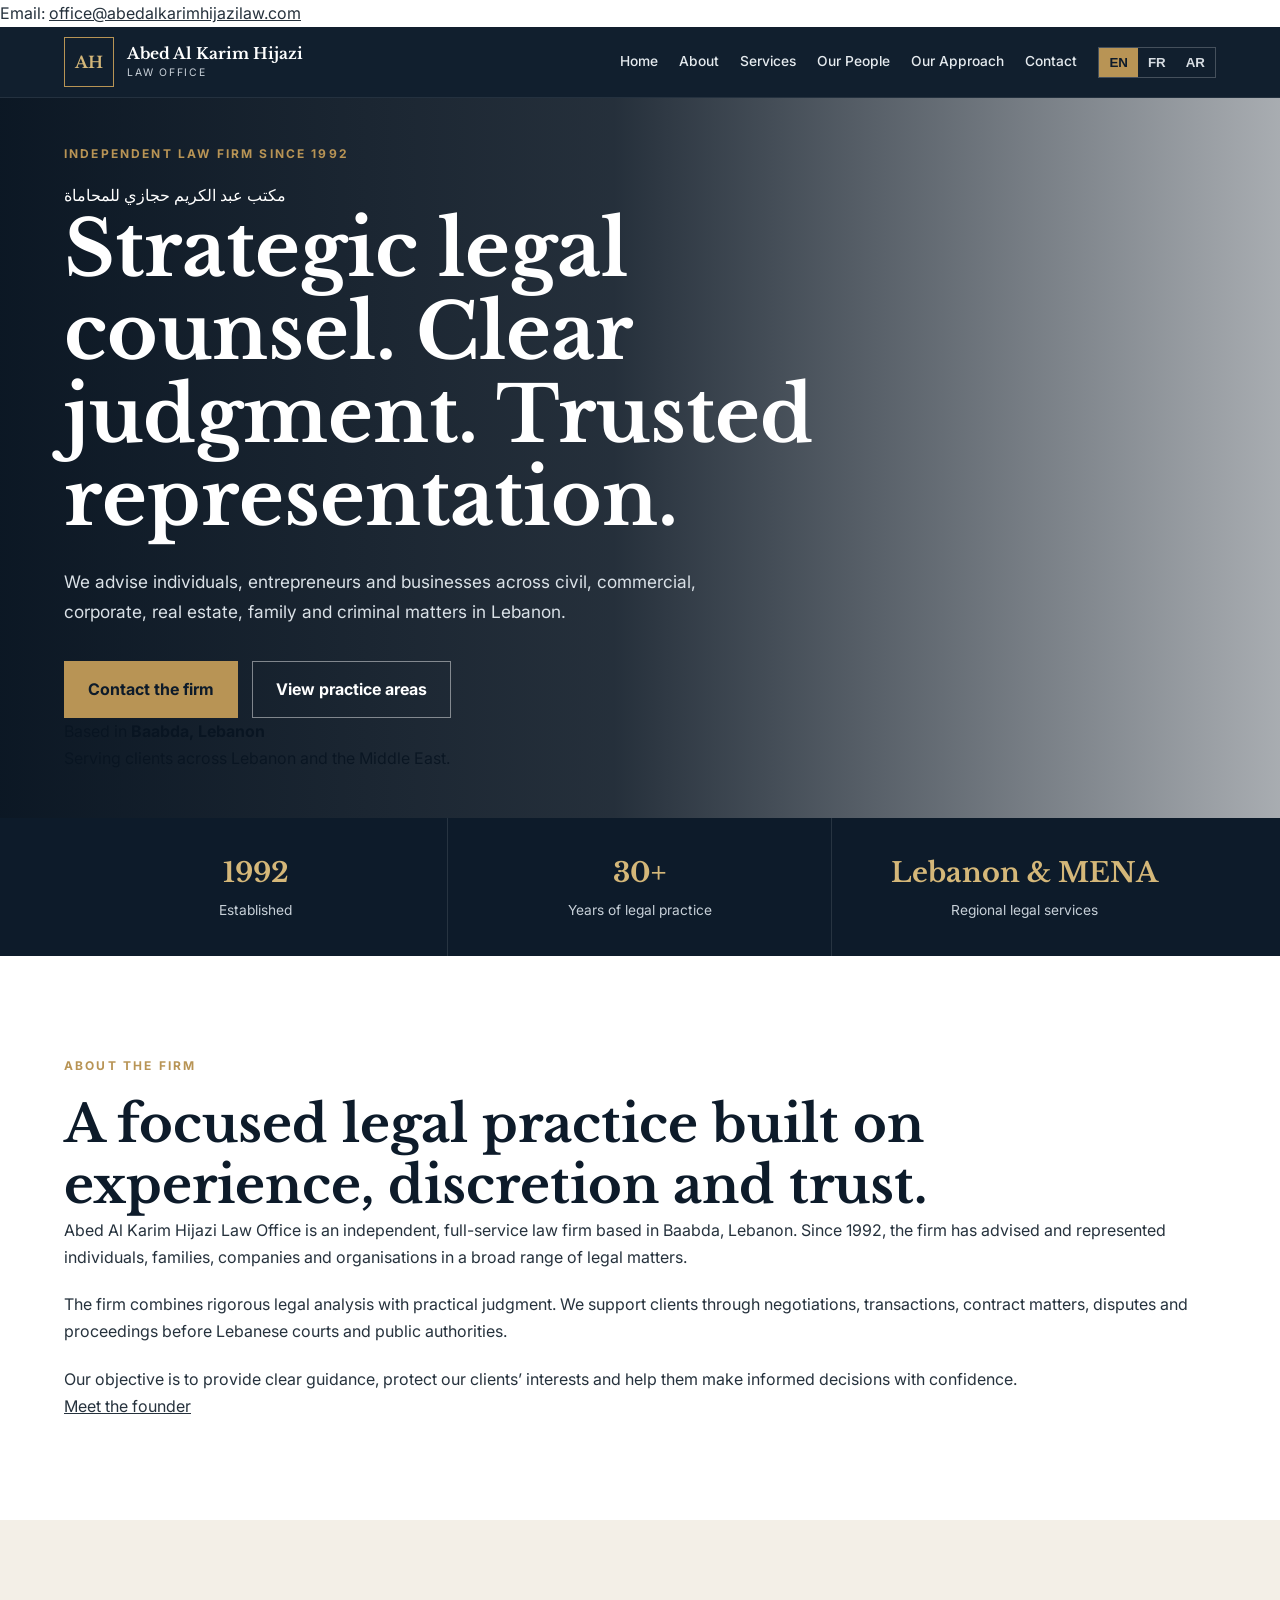
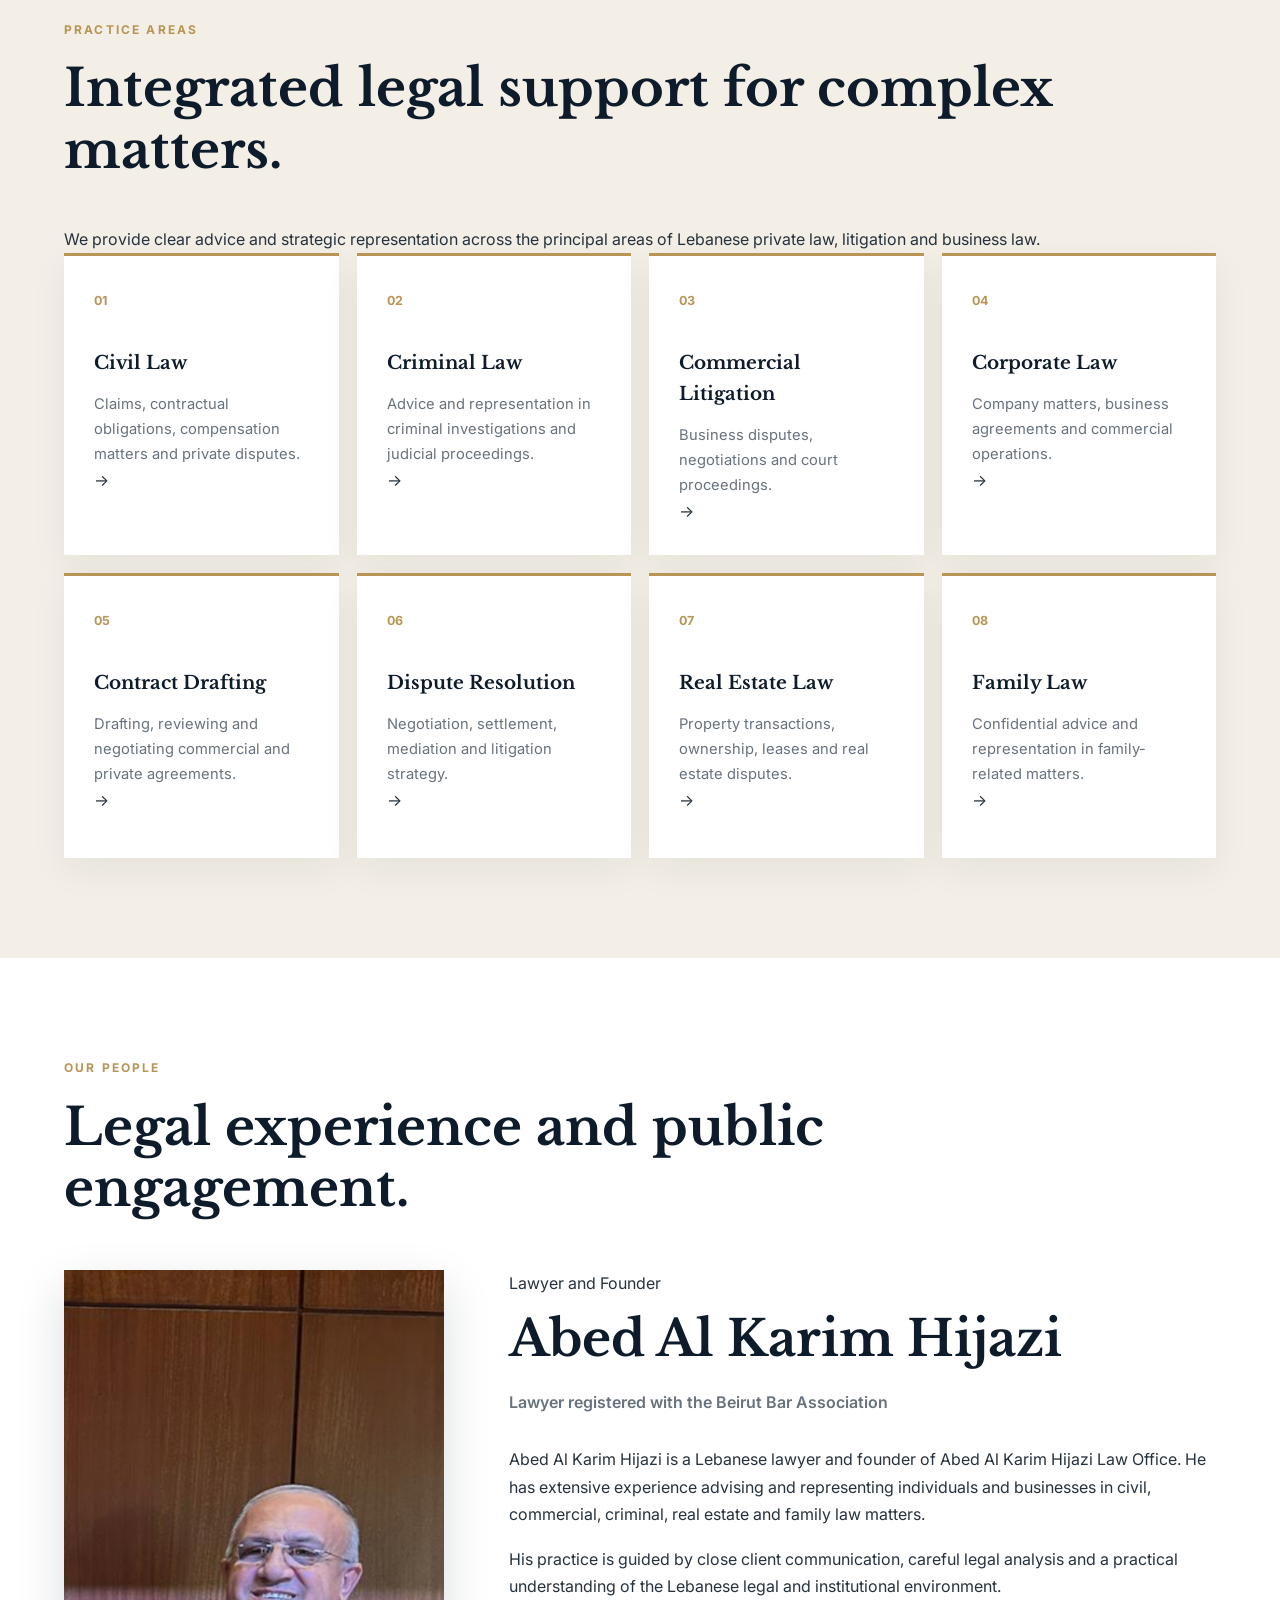
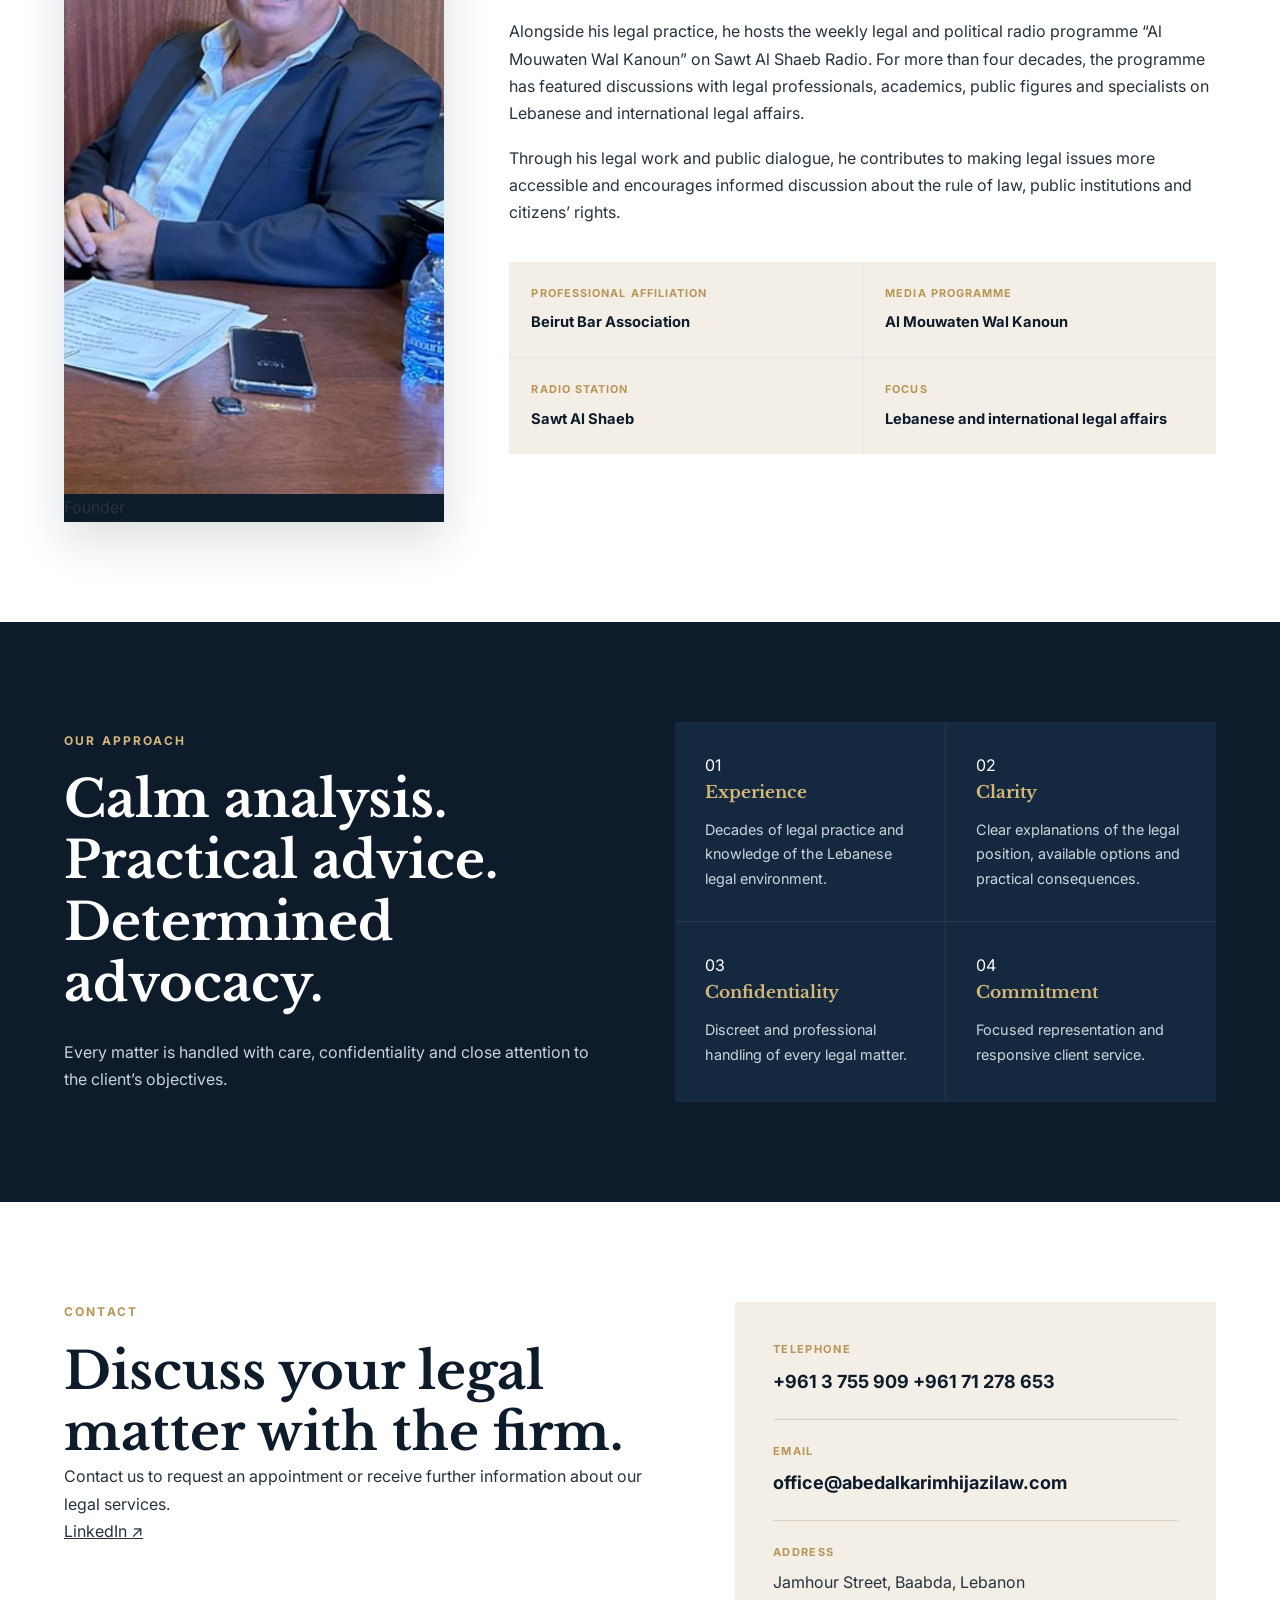
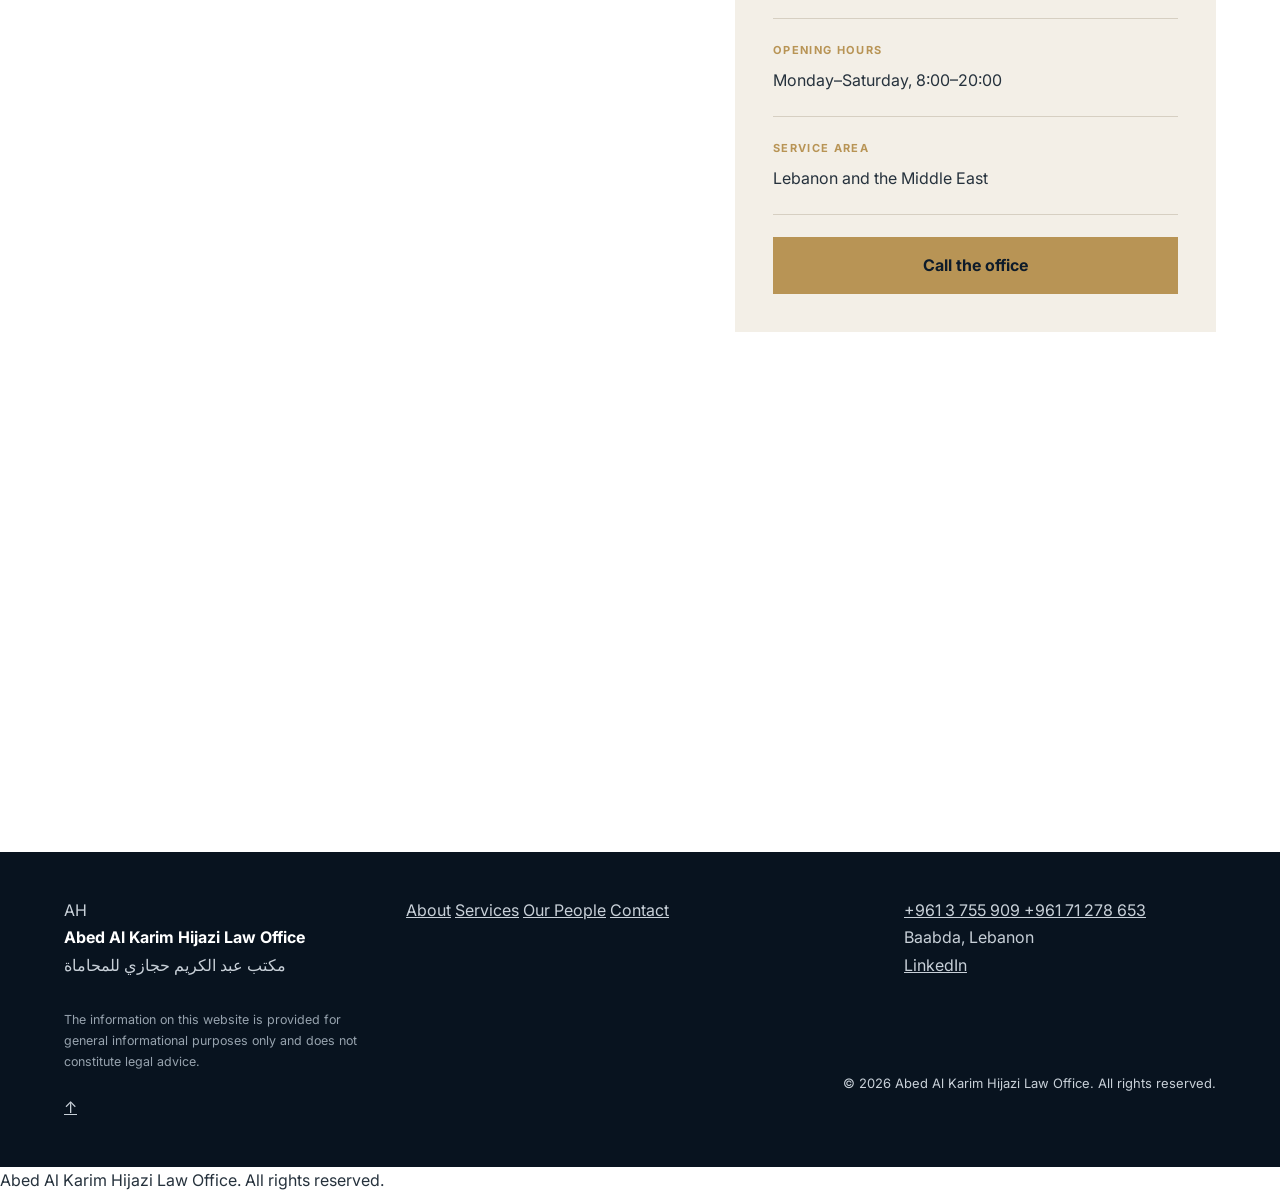
<file: index.html>
<!DOCTYPE html>
<html lang="en" dir="ltr">
    
    <head>
  <meta name="msvalidate.01" content="C10F949CC4AD0199EA9B073AEC6968B0">

    <meta
        name="viewport"
        content="width=device-width, initial-scale=1.0"
    >

    <title>
        Abed Al Karim Hijazi Law Office |
        مكتب عبد الكريم حجازي للمحاماة |
        Baabda, Lebanon
    </title>

    <meta
        name="description"
        content="Abed Al Karim Hijazi Law Office – مكتب عبد الكريم حجازي للمحاماة – is a full-service law firm in Baabda, Lebanon, providing legal advice, representation, contract drafting and dispute resolution since 1992."
    >

    <meta
        name="robots"
        content="index, follow"
    >

    <link
        rel="preconnect"
        href="https://fonts.googleapis.com"
    >

    <link
        rel="preconnect"
        href="https://fonts.gstatic.com"
        crossorigin
    >

    <link
        href="https://fonts.googleapis.com/css2?family=Cairo:wght@400;500;600;700&family=Inter:wght@400;500;600;700&family=Libre+Baskerville:wght@400;700&display=swap"
        rel="stylesheet"
    >

    <link
        rel="stylesheet"
        href="style.css"
    >

    <script type="application/ld+json">
    {
        "@context": "https://schema.org",
        "@type": "LegalService",
        "name": "Abed Al Karim Hijazi Law Office",
        "alternateName": "مكتب عبد الكريم حجازي للمحاماة",
        "url": "https://abedalkarimhijazilaw.github.io/Abed-Al-Karim-Hijazi-Law-office/",
        "telephone": [
            "+9613755909",
            "+96171278653"
        ],
        "foundingDate": "1992",
        "address": {
            "@type": "PostalAddress",
            "streetAddress": "Jamhour Street",
            "addressLocality": "Baabda",
            "addressCountry": "LB"
        },
        "sameAs": [
            "https://www.linkedin.com/company/abed-al-karim-hijazi-law-office/"
        ]
    }
    </script>
</head>
<p>
  Email:
  <a href="mailto:office@abedalkarimhijazilaw.com">
    office@abedalkarimhijazilaw.com
  </a>
</p>

</body>
</html>
<body>

    <!-- HEADER -->

    <header class="site-header">

        <div class="container nav-wrapper">

            <a
                href="#home"
                class="brand"
                aria-label="Abed Al Karim Hijazi Law Office"
            >

                <span class="brand-symbol">
                    AH
                </span>

                <span class="brand-name">

                    <strong data-i18n="brandName">
                        Abed Al Karim Hijazi
                    </strong>

                    <small data-i18n="brandSubtitle">
                        Law Office
                    </small>

                </span>

            </a>

            <button
                class="menu-button"
                type="button"
                aria-label="Open navigation menu"
                aria-expanded="false"
            >
                ☰
            </button>

            <nav class="main-navigation">

                <a
                    href="#home"
                    data-i18n="navHome"
                >
                    Home
                </a>

                <a
                    href="#about"
                    data-i18n="navAbout"
                >
                    About
                </a>

                <a
                    href="#services"
                    data-i18n="navServices"
                >
                    Services
                </a>

                <a
                    href="#people"
                    data-i18n="navPeople"
                >
                    Our People
                </a>

                <a
                    href="#approach"
                    data-i18n="navApproach"
                >
                    Our Approach
                </a>

                <a
                    href="#contact"
                    data-i18n="navContact"
                >
                    Contact
                </a>

                <div
                    class="language-switcher"
                    aria-label="Language selector"
                >

                    <button
                        type="button"
                        data-lang="en"
                        class="active"
                    >
                        EN
                    </button>

                    <button
                        type="button"
                        data-lang="fr"
                    >
                        FR
                    </button>

                    <button
                        type="button"
                        data-lang="ar"
                    >
                        AR
                    </button>

                </div>

            </nav>

        </div>

    </header>

    <main>

        <!-- HERO -->

        <section
            class="hero"
            id="home"
        >

            <div class="hero-overlay"></div>

            <div class="hero-decoration"></div>

            <div class="container hero-layout">

                <div class="hero-content">

                    <p
                        class="eyebrow"
                        data-i18n="heroEyebrow"
                    >
                        Independent law firm since 1992
                    </p>

                    <p class="arabic-firm-name">
                        مكتب عبد الكريم حجازي للمحاماة
                    </p>

                    <h1 data-i18n="heroTitle">
                        Strategic legal counsel.
                        Clear judgment.
                        Trusted representation.
                    </h1>

                    <p
                        class="hero-description"
                        data-i18n="heroDescription"
                    >
                        We advise individuals, entrepreneurs and businesses
                        across civil, commercial, corporate, real estate,
                        family and criminal matters in Lebanon.
                    </p>

                    <div class="hero-buttons">

                        <a
                            href="#contact"
                            class="button button-primary"
                            data-i18n="heroContact"
                        >
                            Contact the firm
                        </a>

                        <a
                            href="#services"
                            class="button button-outline"
                            data-i18n="heroServices"
                        >
                            View practice areas
                        </a>

                    </div>

                </div>

                <aside class="hero-side-card">

                    <span
                        class="hero-side-label"
                        data-i18n="heroSideLabel"
                    >
                        Based in
                    </span>

                    <strong data-i18n="heroSideLocation">
                        Baabda, Lebanon
                    </strong>

                    <div class="hero-side-line"></div>

                    <p data-i18n="heroSideText">
                        Serving clients across Lebanon and the Middle East.
                    </p>

                </aside>

            </div>

            <a
                href="#about"
                class="scroll-indicator"
                aria-label="Scroll to about section"
            >
                <span></span>
            </a>

        </section>

        <!-- STATISTICS -->

        <section class="statistics">

            <div class="container statistics-grid">

                <div class="statistic">

                    <strong>
                        1992
                    </strong>

                    <span data-i18n="statFounded">
                        Established
                    </span>

                </div>

                <div class="statistic">

                    <strong>
                        30+
                    </strong>

                    <span data-i18n="statExperience">
                        Years of legal practice
                    </span>

                </div>

                <div class="statistic">

                    <strong data-i18n="statRegionValue">
                        Lebanon &amp; MENA
                    </strong>

                    <span data-i18n="statRegion">
                        Regional legal services
                    </span>

                </div>

            </div>

        </section>

        <!-- ABOUT -->

        <section
            class="section about-section"
            id="about"
        >

            <div class="container about-grid">

                <div class="about-heading">

                    <p
                        class="section-label"
                        data-i18n="aboutLabel"
                    >
                        About the firm
                    </p>

                    <h2 data-i18n="aboutTitle">
                        A focused legal practice built on experience,
                        discretion and trust.
                    </h2>

                </div>

                <div class="text-content">

                    <p data-i18n="aboutParagraph1">
                        Abed Al Karim Hijazi Law Office is an independent,
                        full-service law firm based in Baabda, Lebanon.
                        Since 1992, the firm has advised and represented
                        individuals, families, companies and organisations
                        in a broad range of legal matters.
                    </p>

                    <p data-i18n="aboutParagraph2">
                        The firm combines rigorous legal analysis with
                        practical judgment. We support clients through
                        negotiations, transactions, contract matters,
                        disputes and proceedings before Lebanese courts
                        and public authorities.
                    </p>

                    <p data-i18n="aboutParagraph3">
                        Our objective is to provide clear guidance,
                        protect our clients’ interests and help them make
                        informed decisions with confidence.
                    </p>

                    <a
                        href="#people"
                        class="text-link"
                        data-i18n="aboutLink"
                    >
                        Meet the founder
                    </a>

                </div>

            </div>

        </section>

        <!-- SERVICES -->

        <section
            class="section services-section"
            id="services"
        >

            <div class="container">

                <div class="section-introduction">

                    <div>

                        <p
                            class="section-label"
                            data-i18n="servicesLabel"
                        >
                            Practice areas
                        </p>

                        <h2 data-i18n="servicesTitle">
                            Integrated legal support for complex matters.
                        </h2>

                    </div>

                    <p data-i18n="servicesIntroduction">
                        We provide clear advice and strategic representation
                        across the principal areas of Lebanese private law,
                        litigation and business law.
                    </p>

                </div>

                <div class="services-grid">

                    <article class="service-card">

                        <span class="service-number">
                            01
                        </span>

                        <h3 data-i18n="civilTitle">
                            Civil Law
                        </h3>

                        <p data-i18n="civilText">
                            Claims, contractual obligations, compensation
                            matters and private disputes.
                        </p>

                        <span class="service-arrow">
                            →
                        </span>

                    </article>

                    <article class="service-card">

                        <span class="service-number">
                            02
                        </span>

                        <h3 data-i18n="criminalTitle">
                            Criminal Law
                        </h3>

                        <p data-i18n="criminalText">
                            Advice and representation in criminal
                            investigations and judicial proceedings.
                        </p>

                        <span class="service-arrow">
                            →
                        </span>

                    </article>

                    <article class="service-card">

                        <span class="service-number">
                            03
                        </span>

                        <h3 data-i18n="commercialTitle">
                            Commercial Litigation
                        </h3>

                        <p data-i18n="commercialText">
                            Business disputes, negotiations and court
                            proceedings.
                        </p>

                        <span class="service-arrow">
                            →
                        </span>

                    </article>

                    <article class="service-card">

                        <span class="service-number">
                            04
                        </span>

                        <h3 data-i18n="corporateTitle">
                            Corporate Law
                        </h3>

                        <p data-i18n="corporateText">
                            Company matters, business agreements and
                            commercial operations.
                        </p>

                        <span class="service-arrow">
                            →
                        </span>

                    </article>

                    <article class="service-card">

                        <span class="service-number">
                            05
                        </span>

                        <h3 data-i18n="contractsTitle">
                            Contract Drafting
                        </h3>

                        <p data-i18n="contractsText">
                            Drafting, reviewing and negotiating commercial
                            and private agreements.
                        </p>

                        <span class="service-arrow">
                            →
                        </span>

                    </article>

                    <article class="service-card">

                        <span class="service-number">
                            06
                        </span>

                        <h3 data-i18n="disputesTitle">
                            Dispute Resolution
                        </h3>

                        <p data-i18n="disputesText">
                            Negotiation, settlement, mediation and
                            litigation strategy.
                        </p>

                        <span class="service-arrow">
                            →
                        </span>

                    </article>

                    <article class="service-card">

                        <span class="service-number">
                            07
                        </span>

                        <h3 data-i18n="realEstateTitle">
                            Real Estate Law
                        </h3>

                        <p data-i18n="realEstateText">
                            Property transactions, ownership, leases
                            and real estate disputes.
                        </p>

                        <span class="service-arrow">
                            →
                        </span>

                    </article>

                    <article class="service-card">

                        <span class="service-number">
                            08
                        </span>

                        <h3 data-i18n="familyTitle">
                            Family Law
                        </h3>

                        <p data-i18n="familyText">
                            Confidential advice and representation in
                            family-related matters.
                        </p>

                        <span class="service-arrow">
                            →
                        </span>

                    </article>

                </div>

            </div>

        </section>

        <!-- PEOPLE -->

        <section
            class="section people-section"
            id="people"
        >

            <div class="container">

                <p
                    class="section-label"
                    data-i18n="peopleLabel"
                >
                    Our People
                </p>

                <h2
                    class="people-main-title"
                    data-i18n="peopleSectionTitle"
                >
                    Legal experience and public engagement.
                </h2>

                <article class="lawyer-profile">

                    <div class="lawyer-visual">

                        <img
                            src="ec27f5e7-7d77-425a-af87-6ff7bf29330d.png"
                            alt="Abed Al Karim Hijazi"
                            class="lawyer-photo"
                        >

                        <div class="lawyer-photo-caption">

                            <span data-i18n="lawyerPhotoCaption">
                                Founder
                            </span>

                        </div>

                    </div>

                    <div class="lawyer-information">

                        <p
                            class="profile-role"
                            data-i18n="lawyerRole"
                        >
                            Lawyer and Founder
                        </p>

                        <h3 data-i18n="lawyerName">
                            Abed Al Karim Hijazi
                        </h3>

                        <p
                            class="profile-membership"
                            data-i18n="lawyerMembership"
                        >
                            Lawyer registered with the Beirut Bar Association
                        </p>

                        <div class="profile-divider"></div>

                        <p data-i18n="lawyerParagraph1">
                            Abed Al Karim Hijazi is a Lebanese lawyer and
                            founder of Abed Al Karim Hijazi Law Office.
                            He has extensive experience advising and
                            representing individuals and businesses in
                            civil, commercial, criminal, real estate and
                            family law matters.
                        </p>

                        <p data-i18n="lawyerParagraph2">
                            His practice is guided by close client
                            communication, careful legal analysis and a
                            practical understanding of the Lebanese legal
                            and institutional environment.
                        </p>

                        <p data-i18n="lawyerParagraph3">
                            Alongside his legal practice, he hosts the weekly
                            legal and political radio programme
                            “Al Mouwaten Wal Kanoun” on Sawt Al Shaeb Radio.
                            For more than four decades, the programme has
                            featured discussions with legal professionals,
                            academics, public figures and specialists on
                            Lebanese and international legal affairs.
                        </p>

                        <p data-i18n="lawyerParagraph4">
                            Through his legal work and public dialogue,
                            he contributes to making legal issues more
                            accessible and encourages informed discussion
                            about the rule of law, public institutions and
                            citizens’ rights.
                        </p>

                        <div class="profile-highlights">

                            <div>

                                <span data-i18n="highlight1Title">
                                    Professional affiliation
                                </span>

                                <strong data-i18n="highlight1Text">
                                    Beirut Bar Association
                                </strong>

                            </div>

                            <div>

                                <span data-i18n="highlight2Title">
                                    Media programme
                                </span>

                                <strong data-i18n="highlight2Text">
                                    Al Mouwaten Wal Kanoun
                                </strong>

                            </div>

                            <div>

                                <span data-i18n="highlight3Title">
                                    Radio station
                                </span>

                                <strong data-i18n="highlight3Text">
                                    Sawt Al Shaeb
                                </strong>

                            </div>

                            <div>

                                <span data-i18n="highlight4Title">
                                    Focus
                                </span>

                                <strong data-i18n="highlight4Text">
                                    Lebanese and international legal affairs
                                </strong>

                            </div>

                        </div>

                    </div>

                </article>

            </div>

        </section>

        <!-- APPROACH -->

        <section
            class="section approach-section"
            id="approach"
        >

            <div class="container approach-grid">

                <div class="approach-introduction">

                    <p
                        class="section-label section-label-light"
                        data-i18n="approachLabel"
                    >
                        Our approach
                    </p>

                    <h2 data-i18n="approachTitle">
                        Calm analysis.
                        Practical advice.
                        Determined advocacy.
                    </h2>

                    <p data-i18n="approachDescription">
                        Every matter is handled with care, confidentiality
                        and close attention to the client’s objectives.
                    </p>

                </div>

                <div class="values-grid">

                    <div class="value-card">

                        <span class="value-number">
                            01
                        </span>

                        <h3 data-i18n="experienceTitle">
                            Experience
                        </h3>

                        <p data-i18n="experienceText">
                            Decades of legal practice and knowledge of the
                            Lebanese legal environment.
                        </p>

                    </div>

                    <div class="value-card">

                        <span class="value-number">
                            02
                        </span>

                        <h3 data-i18n="clarityTitle">
                            Clarity
                        </h3>

                        <p data-i18n="clarityText">
                            Clear explanations of the legal position,
                            available options and practical consequences.
                        </p>

                    </div>

                    <div class="value-card">

                        <span class="value-number">
                            03
                        </span>

                        <h3 data-i18n="confidentialityTitle">
                            Confidentiality
                        </h3>

                        <p data-i18n="confidentialityText">
                            Discreet and professional handling of every
                            legal matter.
                        </p>

                    </div>

                    <div class="value-card">

                        <span class="value-number">
                            04
                        </span>

                        <h3 data-i18n="commitmentTitle">
                            Commitment
                        </h3>

                        <p data-i18n="commitmentText">
                            Focused representation and responsive
                            client service.
                        </p>

                    </div>

                </div>

            </div>

        </section>

        <!-- CONTACT -->

        <section
            class="section contact-section"
            id="contact"
        >

            <div class="container contact-grid">

                <div class="contact-introduction">

                    <p
                        class="section-label"
                        data-i18n="contactLabel"
                    >
                        Contact
                    </p>

                    <h2 data-i18n="contactTitle">
                        Discuss your legal matter with the firm.
                    </h2>

                    <p data-i18n="contactDescription">
                        Contact us to request an appointment or receive
                        further information about our legal services.
                    </p>

                    <a
                        href="https://www.linkedin.com/company/abed-al-karim-hijazi-law-office/"
                        target="_blank"
                        rel="noopener noreferrer"
                        class="linkedin-link"
                    >
                        LinkedIn
                        <span>
                            ↗
                        </span>
                    </a>

                </div>

                <div class="contact-card">

                    <div class="contact-detail">

                        <span data-i18n="telephoneLabel">
                            Telephone
                        </span>

                        <a href="tel:+9613755909">
                            +961 3 755 909
                        </a>

                        <a href="tel:+96171278653">
                            +961 71 278 653
                        </a>

                    </div>
<div class="contact-detail">
            <span>
             Email
            </span>

        <a href="mailto:office@abedalkarimhijazilaw.com">
        office@abedalkarimhijazilaw.com
    </a>

</div>
                    <div class="contact-detail">

                        <span data-i18n="addressLabel">
                            Address
                        </span>

                        <p data-i18n="addressText">
                            Jamhour Street, Baabda, Lebanon
                        </p>

                    </div>

                    <div class="contact-detail">

                        <span data-i18n="hoursLabel">
                            Opening hours
                        </span>

                        <p data-i18n="hoursText">
                            Monday–Saturday, 8:00–20:00
                        </p>

                    </div>

                    <div class="contact-detail">

                        <span data-i18n="serviceAreaLabel">
                            Service area
                        </span>

                        <p data-i18n="serviceAreaText">
                            Lebanon and the Middle East
                        </p>

                    </div>

                    <a
                        href="tel:+9613755909"
                        class="button button-primary button-full"
                        data-i18n="callButton"
                    >
                        Call the office
                    </a>

                </div>

            </div>

        </section>

        <!-- MAP -->

        <section class="map-section">

            <iframe
                title="Abed Al Karim Hijazi Law Office location"
                src="https://www.google.com/maps?q=Jamhour%20Street%20Baabda%20Lebanon&output=embed"
                loading="lazy"
                referrerpolicy="no-referrer-when-downgrade"
            >
            </iframe>

        </section>

    </main>

    <!-- FOOTER -->

    <footer class="site-footer">

        <div class="container footer-grid">

            <div class="footer-brand">

                <span class="footer-monogram">
                    AH
                </span>

                <div>

                    <strong data-i18n="footerFirm">
                        Abed Al Karim Hijazi Law Office
                    </strong>

                    <p>
                        مكتب عبد الكريم حجازي للمحاماة
                    </p>

                </div>

            </div>

            <div class="footer-navigation">

                <a
                    href="#about"
                    data-i18n="navAbout"
                >
                    About
                </a>

                <a
                    href="#services"
                    data-i18n="navServices"
                >
                    Services
                </a>

                <a
                    href="#people"
                    data-i18n="navPeople"
                >
                    Our People
                </a>

                <a
                    href="#contact"
                    data-i18n="navContact"
                >
                    Contact
                </a>

            </div>

            <div class="footer-contact">

                <a href="tel:+9613755909">
                    +961 3 755 909
                </a>

                <a href="tel:+96171278653">
                    +961 71 278 653
                </a>

                <p data-i18n="footerLocation">
                    Baabda, Lebanon
                </p>

                <a
                    href="https://www.linkedin.com/company/abed-al-karim-hijazi-law-office/"
                    target="_blank"
                    rel="noopener noreferrer"
                >
                    LinkedIn
                </a>

            </div>

            <p
                class="legal-disclaimer"
                data-i18n="footerDisclaimer"
            >
                The information on this website is provided for general
                informational purposes only and does not constitute legal
                advice.
            </p>

        </div>

        <div class="container footer-bottom">

            <p class="copyright">

                © <span id="current-year"></span>

                <span data-i18n="footerCopyright">
                    Abed Al Karim Hijazi Law Office.
                    All rights reserved.
                </span>

            </p>

            <a href="#home">
                ↑
            </a>

        </div>

    </footer>

    <script src="script.js"></script>
<span data-i18n="footerCopyright">
  Abed Al Karim Hijazi Law Office.
  All rights reserved.
</p>
</body>

</html>
</file>
<file: style.css>
* {
    box-sizing: border-box;
    margin: 0;
    padding: 0;
}

:root {
    --navy: #0d1b2a;
    --navy-medium: #14283f;
    --navy-light: #1b3552;

    --gold: #b89455;
    --gold-light: #d4b779;

    --cream: #f3efe7;
    --cream-dark: #e9e1d4;

    --white: #ffffff;
    --text: #26323d;
    --muted: #68727d;
    --border: #e0e4e8;
}

html {
    scroll-behavior: smooth;
}

body {
    background: var(--white);
    color: var(--text);
    font-family: Inter, Arial, sans-serif;
    line-height: 1.7;
}

body[dir="rtl"] {
    font-family: Cairo, Arial, sans-serif;
}

body[dir="rtl"] h1,
body[dir="rtl"] h2,
body[dir="rtl"] h3,
body[dir="rtl"] .brand-name strong {
    font-family: Cairo, Arial, sans-serif;
}

h1,
h2,
h3,
.brand-name strong {
    font-family: "Libre Baskerville", Georgia, serif;
}

a {
    color: inherit;
}

.container {
    width: min(1180px, 90%);
    margin: 0 auto;
}

/* HEADER */

.site-header {
    position: sticky;
    top: 0;
    z-index: 1000;
    background: rgba(13, 27, 42, 0.98);
    border-bottom: 1px solid rgba(255, 255, 255, 0.08);
    backdrop-filter: blur(10px);
}

.nav-wrapper {
    min-height: 84px;
    display: flex;
    align-items: center;
    justify-content: space-between;
    gap: 25px;
}

.brand {
    display: flex;
    align-items: center;
    gap: 13px;
    color: var(--white);
    text-decoration: none;
}

.brand-symbol {
    width: 50px;
    height: 50px;
    display: grid;
    place-items: center;
    border: 1px solid var(--gold);
    color: var(--gold-light);
    font-family: "Libre Baskerville", Georgia, serif;
    font-weight: 700;
}

.brand-name {
    display: flex;
    flex-direction: column;
    line-height: 1.2;
}

.brand-name strong {
    font-size: 0.97rem;
}

.brand-name small {
    margin-top: 4px;
    color: #cad2da;
    font-size: 0.65rem;
    letter-spacing: 0.17em;
    text-transform: uppercase;
}

.main-navigation {
    display: flex;
    align-items: center;
    gap: 21px;
}

.main-navigation > a {
    color: #e6ebef;
    font-size: 0.86rem;
    font-weight: 500;
    text-decoration: none;
}

.main-navigation > a:hover {
    color: var(--gold-light);
}

.language-switcher {
    display: flex;
    border: 1px solid rgba(255, 255, 255, 0.22);
}

.language-switcher button {
    padding: 7px 10px;
    border: 0;
    background: transparent;
    color: #d7dde3;
    cursor: pointer;
    font-weight: 700;
}

.language-switcher button.active {
    background: var(--gold);
    color: var(--navy);
}

.menu-button {
    display: none;
    border: 0;
    background: transparent;
    color: var(--white);
    font-size: 1.6rem;
    cursor: pointer;
}

/* HERO */

.hero {
    min-height: 720px;
    position: relative;
    display: flex;
    align-items: center;

    background:
        url("https://images.unsplash.com/photo-1589829545856-d10d557cf95f?auto=format&fit=crop&w=1800&q=85")
        center/cover no-repeat;
}

.hero-overlay {
    position: absolute;
    inset: 0;

    background:
        linear-gradient(
            90deg,
            rgba(7, 19, 32, 0.98) 0%,
            rgba(7, 19, 32, 0.88) 48%,
            rgba(7, 19, 32, 0.35) 100%
        );
}

body[dir="rtl"] .hero-overlay {
    background:
        linear-gradient(
            270deg,
            rgba(7, 19, 32, 0.98) 0%,
            rgba(7, 19, 32, 0.88) 48%,
            rgba(7, 19, 32, 0.35) 100%
        );
}

.hero-content {
    position: relative;
    z-index: 1;
    max-width: 850px;
    color: var(--white);
}

.eyebrow,
.section-label {
    margin-bottom: 18px;
    color: var(--gold);
    font-size: 0.75rem;
    font-weight: 700;
    letter-spacing: 0.18em;
    text-transform: uppercase;
}

.hero h1 {
    max-width: 900px;
    margin-bottom: 26px;
    font-size: clamp(2.8rem, 6vw, 5.3rem);
    line-height: 1.08;
}

.hero-description {
    max-width: 700px;
    margin-bottom: 35px;
    color: #dae1e7;
    font-size: 1.08rem;
}

.hero-buttons {
    display: flex;
    flex-wrap: wrap;
    gap: 14px;
}

.button {
    display: inline-block;
    padding: 14px 23px;
    border: 1px solid transparent;
    text-decoration: none;
    font-weight: 700;
    transition: 0.2s ease;
}

.button-primary {
    background: var(--gold);
    color: var(--navy);
}

.button-primary:hover {
    background: var(--gold-light);
}

.button-outline {
    border-color: rgba(255, 255, 255, 0.45);
    color: var(--white);
}

.button-outline:hover {
    background: rgba(255, 255, 255, 0.1);
}

/* STATISTICS */

.statistics {
    background: var(--navy);
    color: var(--white);
}

.statistics-grid {
    display: grid;
    grid-template-columns: repeat(3, 1fr);
}

.statistic {
    padding: 32px;
    text-align: center;
    border-right: 1px solid rgba(255, 255, 255, 0.11);
}

body[dir="rtl"] .statistic {
    border-right: 0;
    border-left: 1px solid rgba(255, 255, 255, 0.11);
}

.statistic:last-child {
    border-right: 0;
    border-left: 0;
}

.statistic strong {
    display: block;
    color: var(--gold-light);
    font-family: "Libre Baskerville", Georgia, serif;
    font-size: 1.7rem;
}

.statistic span {
    color: #c7d0d8;
    font-size: 0.86rem;
}

/* GENERAL SECTIONS */

.section {
    padding: 100px 0;
}

.section h2 {
    color: var(--navy);
    font-size: clamp(2rem, 4vw, 3.4rem);
    line-height: 1.2;
}

.two-column-section {
    display: grid;
    grid-template-columns: 0.9fr 1.1fr;
    align-items: start;
    gap: 80px;
}

.text-content p + p {
    margin-top: 20px;
}

/* SERVICES */

.services-section {
    background: var(--cream);
}

.services-section h2 {
    margin-bottom: 45px;
}

.services-grid {
    display: grid;
    grid-template-columns: repeat(4, 1fr);
    gap: 18px;
}

.service-card {
    min-height: 285px;
    padding: 30px;
    background: var(--white);
    border-top: 3px solid var(--gold);
    box-shadow: 0 12px 35px rgba(13, 27, 42, 0.06);
}

.service-number {
    display: inline-block;
    margin-bottom: 35px;
    color: var(--gold);
    font-size: 0.78rem;
    font-weight: 700;
}

.service-card h3 {
    margin-bottom: 14px;
    color: var(--navy);
    font-size: 1.15rem;
}

.service-card p {
    color: var(--muted);
    font-size: 0.92rem;
}

/* OUR PEOPLE */

.people-section {
    background: var(--white);
}

.people-section > .container > h2 {
    max-width: 800px;
    margin-bottom: 50px;
}

.lawyer-profile {
    display: grid;
    grid-template-columns: 0.7fr 1.3fr;
    gap: 65px;
    align-items: start;
}

.lawyer-visual {
    min-height: 520px;
    overflow: hidden;
    background: var(--navy);
    box-shadow: 0 18px 45px rgba(13, 27, 42, 0.15);
}

.lawyer-photo {
    display: block;
    width: 100%;
    height: 100%;
    min-height: 520px;
    object-fit: cover;
    object-position: center 30%;
}
    min-height: 520px;
    padding: 40px;
    display: flex;
    flex-direction: column;
    align-items: center;
    justify-content: center;

    color: var(--white);
    text-align: center;

    background:
        linear-gradient(
            145deg,
            var(--navy),
            var(--navy-light)
        );
}

    width: 180px;
    height: 180px;
    display: grid;
    place-items: center;
    margin-bottom: 25px;

    border: 2px solid var(--gold);
    border-radius: 50%;

    color: var(--gold-light);
    font-family: "Libre Baskerville", Georgia, serif;
    font-size: 2.4rem;
    font-weight: 700;
}

    max-width: 250px;
    color: #c9d1d9;
    font-size: 0.82rem;
}

.profile-role {
    margin-bottom: 10px;
    color: var(--gold);
    font-size: 0.75rem;
    font-weight: 700;
    letter-spacing: 0.16em;
    text-transform: uppercase;
}

.lawyer-information h3 {
    margin-bottom: 8px;
    color: var(--navy);
    font-size: clamp(2rem, 4vw, 3.1rem);
}

.profile-membership {
    margin-bottom: 30px;
    color: var(--muted);
    font-weight: 600;
}

.lawyer-information > p:not(.profile-role):not(.profile-membership) {
    margin-bottom: 18px;
}

.profile-highlights {
    display: grid;
    grid-template-columns: repeat(2, 1fr);
    gap: 1px;
    margin-top: 35px;
    background: var(--border);
}

.profile-highlights > div {
    padding: 22px;
    background: var(--cream);
}

.profile-highlights span {
    display: block;
    margin-bottom: 6px;
    color: var(--gold);
    font-size: 0.68rem;
    font-weight: 700;
    letter-spacing: 0.1em;
    text-transform: uppercase;
}

.profile-highlights strong {
    color: var(--navy);
    font-size: 0.92rem;
}

/* APPROACH */

.approach-section {
    background: var(--navy);
    color: var(--white);
}

.approach-grid {
    display: grid;
    grid-template-columns: 1fr 1fr;
    gap: 70px;
    align-items: center;
}

.section-label-light {
    color: var(--gold-light);
}

.approach-introduction h2 {
    margin-bottom: 24px;
    color: var(--white);
}

.approach-introduction > p:last-child {
    max-width: 570px;
    color: #cbd3da;
}

.values-grid {
    display: grid;
    grid-template-columns: repeat(2, 1fr);
    gap: 1px;
    background: rgba(255, 255, 255, 0.12);
}

.value-card {
    min-height: 180px;
    padding: 30px;
    background: var(--navy-medium);
}

.value-card h3 {
    margin-bottom: 10px;
    color: var(--gold-light);
    font-size: 1.06rem;
}

.value-card p {
    color: #cdd5dd;
    font-size: 0.9rem;
}

/* CONTACT */

.contact-section {
    background: var(--white);
}

.contact-grid {
    display: grid;
    grid-template-columns: 1fr 0.8fr;
    gap: 70px;
    align-items: start;
}

.contact-grid > div:first-child > p:last-child {
    max-width: 650px;
    margin-top: 22px;
}

.contact-card {
    padding: 38px;
    background: var(--cream);
}

.contact-detail {
    padding-bottom: 22px;
    margin-bottom: 22px;
    border-bottom: 1px solid #d6cfc2;
}

.contact-detail span {
    display: block;
    margin-bottom: 7px;
    color: var(--gold);
    font-size: 0.69rem;
    font-weight: 700;
    letter-spacing: 0.12em;
    text-transform: uppercase;
}

.contact-detail a {
    color: var(--navy);
    font-size: 1.13rem;
    font-weight: 700;
    text-decoration: none;
}

.button-full {
    width: 100%;
    text-align: center;
}

/* MAP */

.map-section iframe {
    width: 100%;
    height: 420px;
    display: block;
    border: 0;
}

/* FOOTER */

.site-footer {
    padding: 45px 0;
    background: #08131f;
    color: #c8d0d8;
}

.footer-grid {
    display: grid;
    grid-template-columns: 1fr 1.5fr 1fr;
    gap: 30px;
    align-items: start;
}

.footer-grid strong {
    color: var(--white);
}

.legal-disclaimer {
    color: #97a3ae;
    font-size: 0.78rem;
}

.copyright {
    text-align: right;
    font-size: 0.81rem;
}

body[dir="rtl"] .copyright {
    text-align: left;
}

/* TABLET */

@media (max-width: 1050px) {

    .menu-button {
        display: block;
    }

    .main-navigation {
        display: none;
        position: absolute;
        top: 84px;
        right: 0;
        left: 0;

        padding: 25px 5%;

        background: var(--navy);

        flex-direction: column;
        align-items: stretch;
    }

    .main-navigation.open {
        display: flex;
    }

    .language-switcher {
        width: max-content;
    }

    .services-grid {
        grid-template-columns: repeat(2, 1fr);
    }

    .two-column-section,
    .lawyer-profile,
    .approach-grid,
    .contact-grid {
        grid-template-columns: 1fr;
        gap: 45px;
    }

 .lawyer-visual,
.lawyer-photo {
    min-height: 420px;
}

    .footer-grid {
        grid-template-columns: 1fr;
    }

    .copyright,
    body[dir="rtl"] .copyright {
        text-align: start;
    }
}

/* MOBILE */

@media (max-width: 650px) {

    .brand-name strong {
        font-size: 0.8rem;
    }

    .brand-name small {
        font-size: 0.56rem;
    }

    .hero {
        min-height: 680px;
    }

    .hero h1 {
        font-size: 2.5rem;
    }

    .statistics-grid {
        grid-template-columns: 1fr;
    }

    .statistic,
    body[dir="rtl"] .statistic {
        border-right: 0;
        border-left: 0;
        border-bottom: 1px solid rgba(255, 255, 255, 0.1);
    }

    .services-grid,
    .values-grid,
    .profile-highlights {
        grid-template-columns: 1fr;
    }

    .section {
        padding: 72px 0;
    }

    .lawyer-visual {
        min-height: 330px;
    }

    .lawyer-initials {
        width: 140px;
        height: 140px;
        font-size: 2rem;
    }

    .contact-card 
 .arabic-firm-name {
    margin-bottom: 15px;
    color: #d4b779;
    font-family: Cairo, Arial, sans-serif;
    font-size: 1.8rem;
    font-weight: 700;
    direction: rtl;
}
        padding: 28px 22px;
    }
}
.brand-symbol {
    width: 50px;
    height: 50px;
    display: grid;
    place-items: center;
    border: 1px solid #b89455;
    color: #d4b779;
    font-family: "Libre Baskerville", Georgia, serif;
    font-weight: 700;
    font-size: 1.2rem;
}
.site-header {
    height: auto;
}

.nav-wrapper {
    min-height: 70px;
    max-height: 70px;
    overflow: hidden;
}
@media (max-width: 650px) {
    .site-logo {
        width: 70px;
        height: 52px;
    }

    .nav-wrapper {
        min-height: 72px;
        max-height: 78px;
    }
}

.brand{
    display:flex;
    align-items:center;
}
</file>
